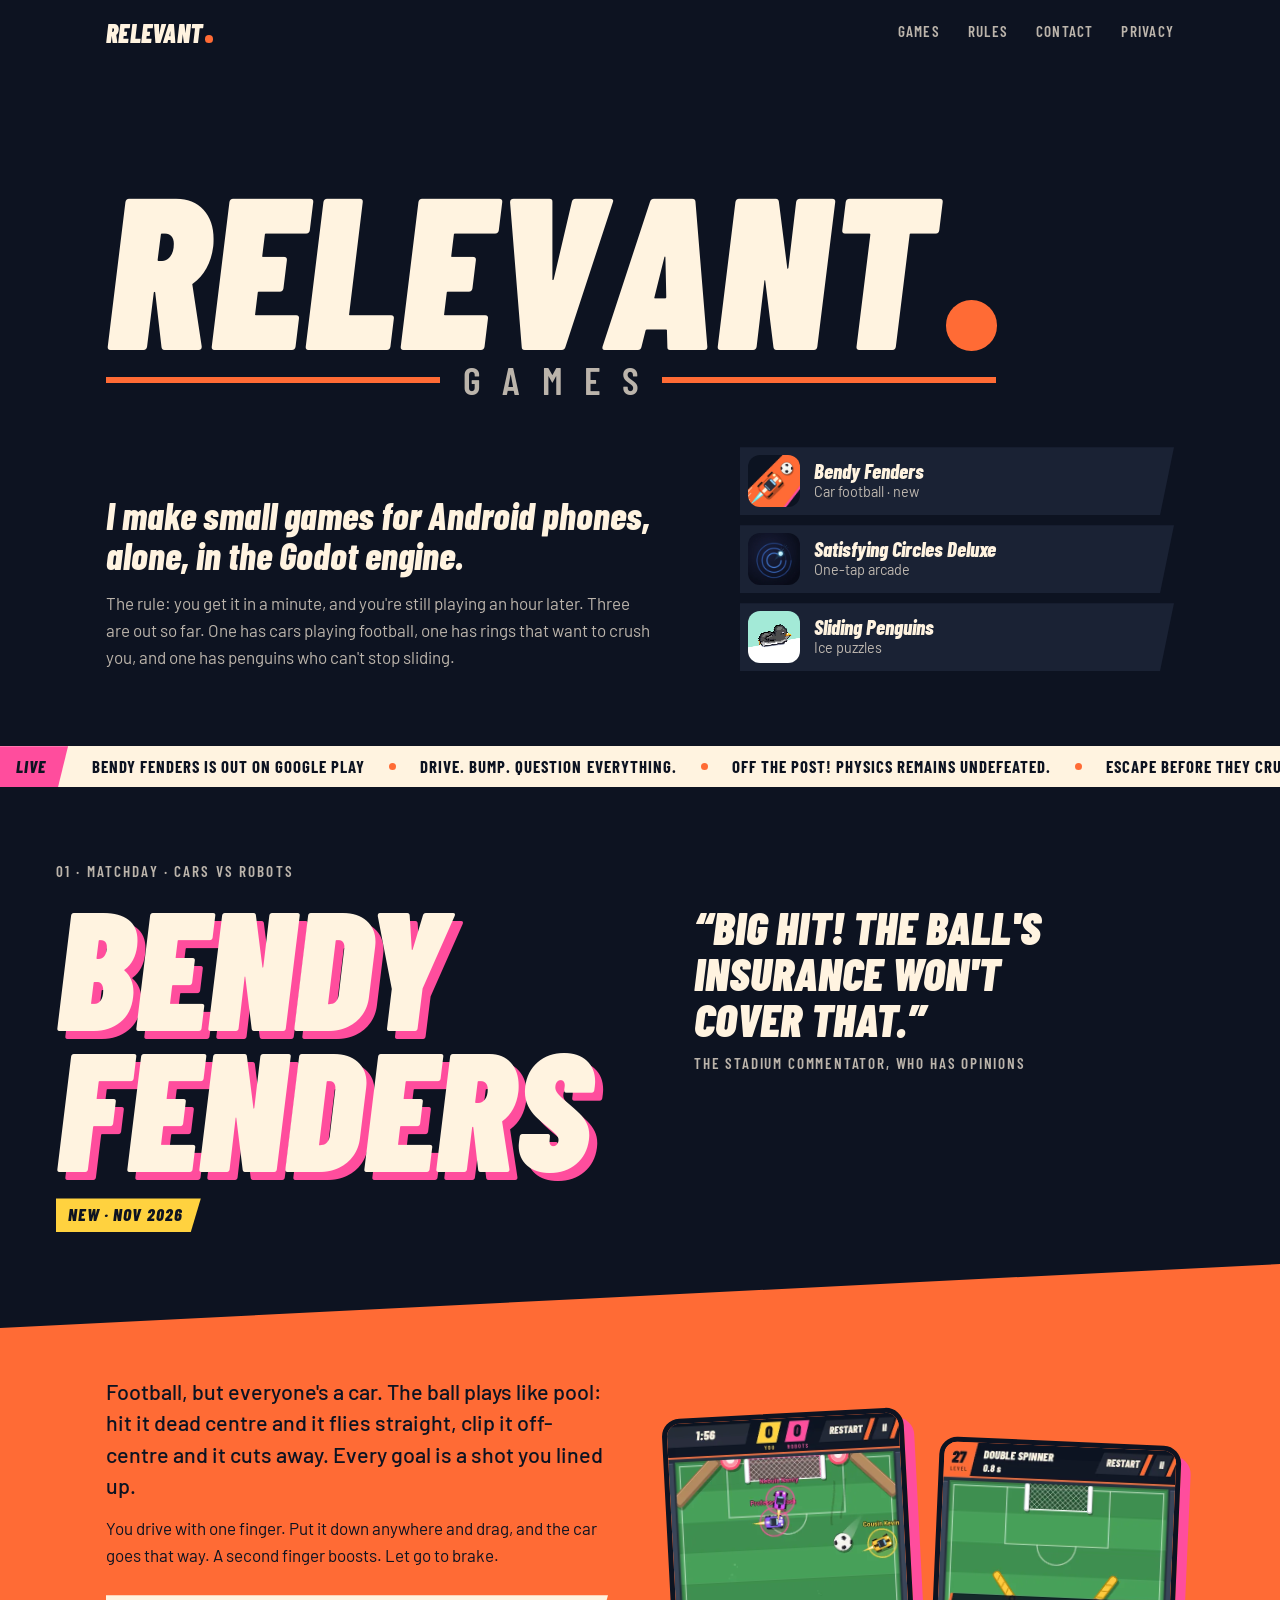
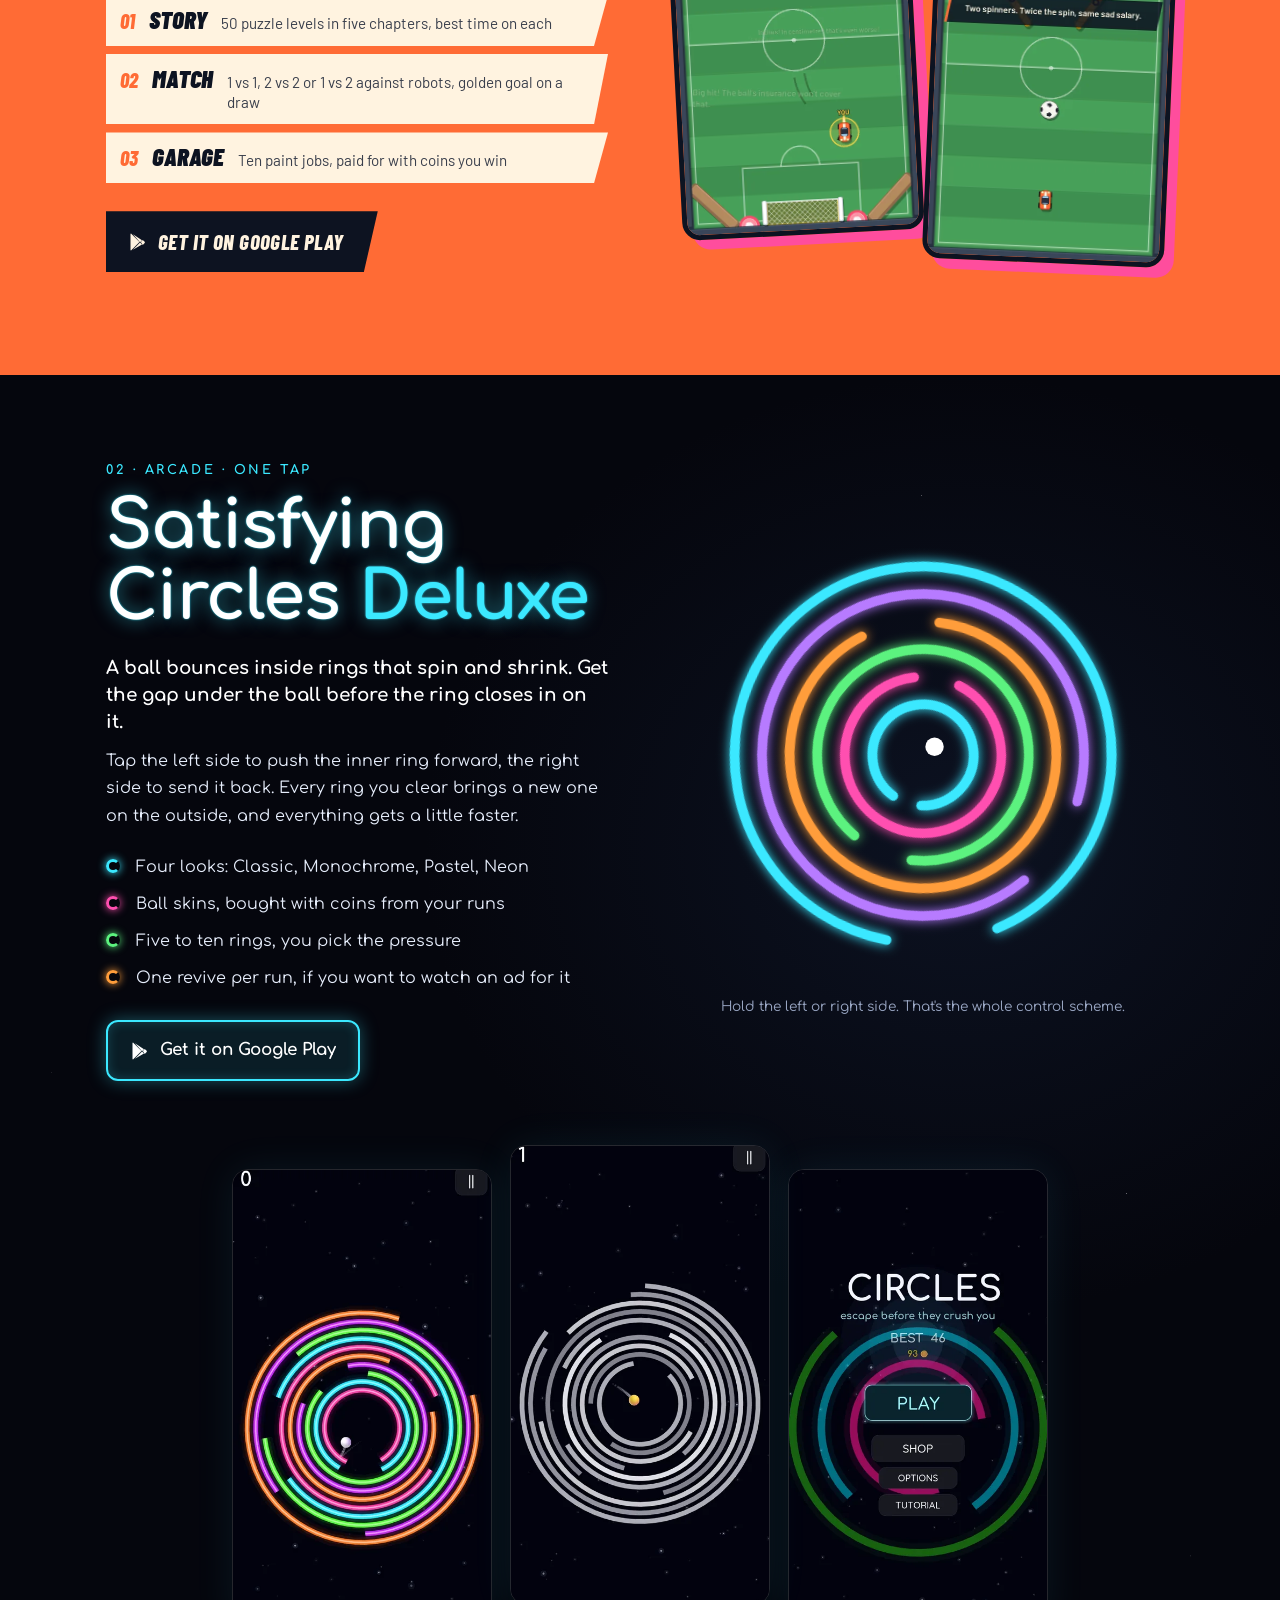
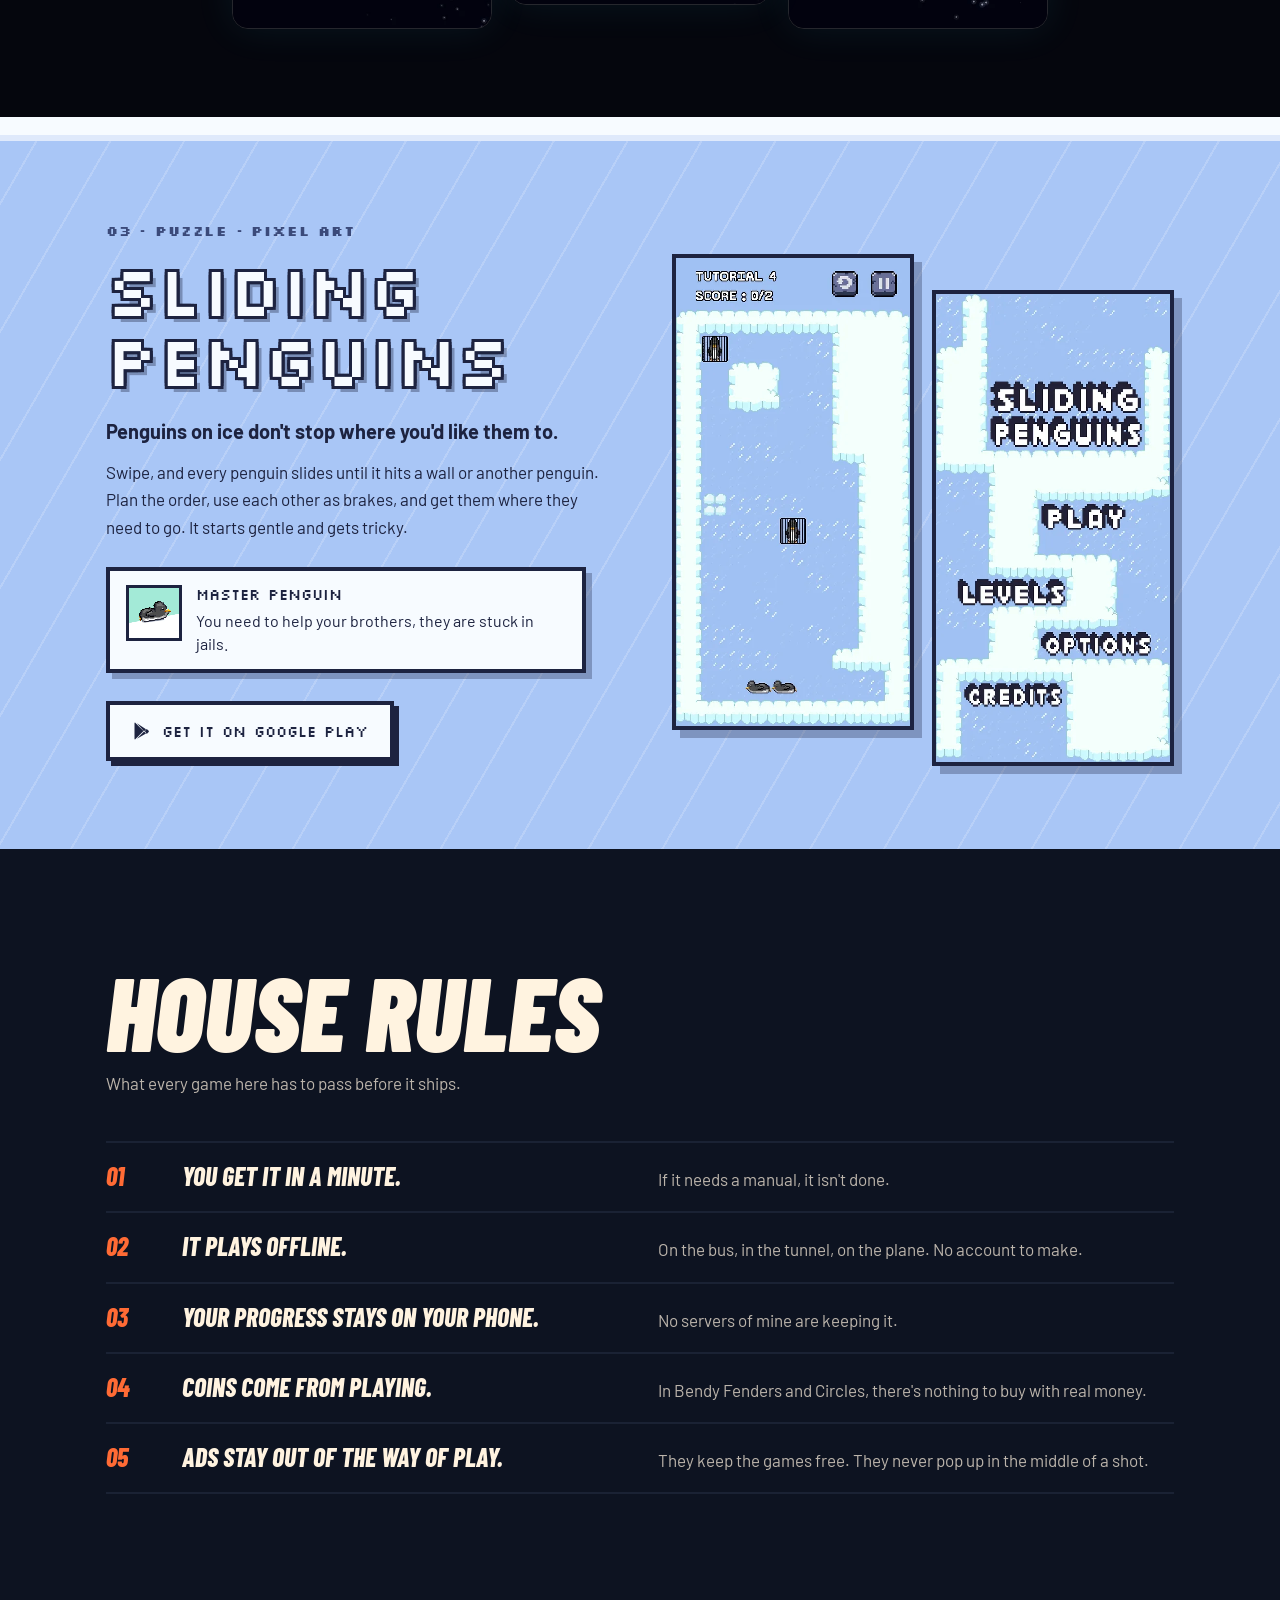
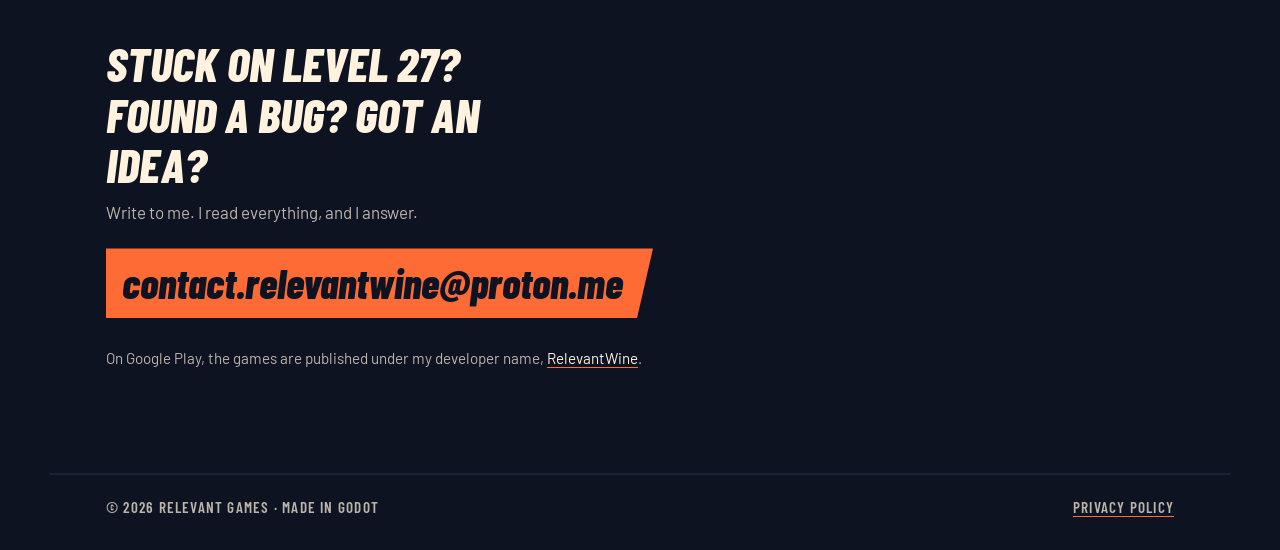
<file: index.html>
<!DOCTYPE html>
<html lang="en">
<head>
    <meta charset="UTF-8">
    <meta name="viewport" content="width=device-width, initial-scale=1.0">
    <title>Relevant Games</title>
    <meta name="description" content="Small Android games made by one person in Godot: Bendy Fenders, Satisfying Circles Deluxe and Sliding Penguins.">
    <meta name="theme-color" content="#0d1321">
    <meta property="og:type" content="website">
    <meta property="og:url" content="https://relevantgames.fr/">
    <meta property="og:title" content="Relevant Games">
    <meta property="og:description" content="Small Android games made by one person in Godot. Football with cars, rings that crush you, penguins that won't stop sliding.">
    <meta property="og:image" content="https://relevantgames.fr/img/og.png">
    <meta name="twitter:card" content="summary_large_image">
    <link rel="icon" href="data:image/svg+xml,%3Csvg xmlns='http://www.w3.org/2000/svg' viewBox='0 0 32 32'%3E%3Crect width='32' height='32' rx='7' fill='%230d1321'/%3E%3Ccircle cx='16' cy='16' r='8' fill='%23ff6b35'/%3E%3C/svg%3E">
    <link rel="preconnect" href="https://fonts.googleapis.com">
    <link rel="preconnect" href="https://fonts.gstatic.com" crossorigin>
    <link href="https://fonts.googleapis.com/css2?family=Barlow:ital,wght@0,400;0,500;0,600;0,700;1,500&family=Barlow+Condensed:ital,wght@0,600;0,700;1,800;1,900&family=Comfortaa:wght@500;700&family=Silkscreen&display=swap" rel="stylesheet">
    <link rel="stylesheet" href="style.css">
</head>
<body class="home">
    <a class="skip" href="#games">Skip to the games</a>

    <header class="bar">
        <a href="/" class="bar-mark" aria-label="Relevant Games, home">RELEVANT<i></i></a>
        <nav class="bar-links" aria-label="Main">
            <a href="#games">Games</a>
            <a href="#rules">Rules</a>
            <a href="#contact">Contact</a>
            <a href="privacy-policy.html">Privacy</a>
        </nav>
    </header>

    <main>
        <section class="mast">
            <h1 class="logo" aria-label="Relevant Games">
                <span class="logo-word" aria-hidden="true"><span style="--i:7">R</span><span style="--i:6">E</span><span style="--i:5">L</span><span style="--i:4">E</span><span style="--i:3">V</span><span style="--i:2">A</span><span style="--i:1">N</span><span style="--i:0">T</span><b class="logo-ball"></b></span>
                <span class="logo-sub" aria-hidden="true"><span>Games</span></span>
            </h1>

            <div class="mast-text">
                <p class="mast-lede">I make small games for Android phones, alone, in the Godot engine.</p>
                <p>The rule: you get it in a minute, and you're still playing an hour later. Three are out so far. One has cars playing football, one has rings that want to crush you, and one has penguins who can't stop sliding.</p>
            </div>

            <ol class="shelf" aria-label="The games">
                <li><a href="#bendy-fenders"><img src="img/icon-bendy.webp" alt="" width="64" height="64"><span><b>Bendy Fenders</b>Car football · new</span></a></li>
                <li><a href="#satisfying-circles"><img src="img/icon-circles.webp" alt="" width="64" height="64"><span><b>Satisfying Circles Deluxe</b>One-tap arcade</span></a></li>
                <li><a href="#sliding-penguins"><img src="img/icon-penguins.webp" alt="" width="64" height="64" class="pixel"><span><b>Sliding Penguins</b>Ice puzzles</span></a></li>
            </ol>
        </section>

        <div class="ticker" aria-hidden="true">
            <span class="ticker-tag">Live</span>
            <div class="ticker-track">
                <p>Bendy Fenders is out on Google Play <i></i> Drive. Bump. Question everything. <i></i> Off the post! Physics remains undefeated. <i></i> Escape before they crush you <i></i> The penguins are still stuck in jail <i></i> Two spinners. Twice the spin, same sad salary. <i></i></p>
                <p>Bendy Fenders is out on Google Play <i></i> Drive. Bump. Question everything. <i></i> Off the post! Physics remains undefeated. <i></i> Escape before they crush you <i></i> The penguins are still stuck in jail <i></i> Two spinners. Twice the spin, same sad salary. <i></i></p>
            </div>
        </div>

        <div id="games">

        <!-- ============ BENDY FENDERS ============ -->
        <section id="bendy-fenders" class="game bendy" aria-labelledby="bendy-title">
            <div class="bendy-slab">
                <div class="bendy-slab-inner">
                    <p class="kicker">01 &middot; Matchday &middot; Cars vs robots</p>
                    <h2 id="bendy-title" class="bendy-title">Bendy<br>Fenders</h2>
                    <p class="bendy-new">New &middot; Nov 2026</p>
                </div>
            </div>

            <div class="game-body">
                <div class="game-copy">
                    <p class="pitch">Football, but everyone's a car. The ball plays like pool: hit it dead centre and it flies straight, clip it off-centre and it cuts away. Every goal is a shot you lined up.</p>
                    <p>You drive with one finger. Put it down anywhere and drag, and the car goes that way. A second finger boosts. Let go to brake.</p>

                    <ul class="league">
                        <li><span class="league-n">01</span><b>Story</b><span>50 puzzle levels in five chapters, best time on each</span></li>
                        <li><span class="league-n">02</span><b>Match</b><span>1&nbsp;vs&nbsp;1, 2&nbsp;vs&nbsp;2 or 1&nbsp;vs&nbsp;2 against robots, golden goal on a draw</span></li>
                        <li><span class="league-n">03</span><b>Garage</b><span>Ten paint jobs, paid for with coins you win</span></li>
                    </ul>

                    <a class="play-btn bendy-btn" href="https://play.google.com/store/apps/details?id=com.relevantwine.bendyfenders" target="_blank" rel="noopener">
                        <svg viewBox="0 0 24 24" aria-hidden="true"><path d="M3.609 1.814L13.792 12 3.61 22.186a.996.996 0 0 1-.61-.92V2.734a1 1 0 0 1 .609-.92zm10.89 10.893l2.302 2.302-10.937 6.333 8.635-8.635zm3.199-3.199l2.302 2.302a1 1 0 0 1 0 1.38l-2.302 2.302L15.396 12l2.302-2.492zM5.864 2.658L16.8 9.99l-2.302 2.302L5.864 2.658z"/></svg>
                        <span>Get it on Google Play</span>
                    </a>
                </div>

                <div class="shots bendy-shots">
                    <figure><img src="img/bendy-match.webp" alt="A 2 vs 2 match: the player's orange car and a yellow partner against two purple robot cars on a green pitch" width="480" height="853" loading="lazy"></figure>
                    <figure><img src="img/bendy-level27.webp" alt="Level 27, Double Spinner, with the hint: Two spinners. Twice the spin, same sad salary." width="480" height="853" loading="lazy"></figure>
                </div>
            </div>

            <blockquote class="commentary">
                <p>&ldquo;Big hit! The ball's insurance won't cover that.&rdquo;</p>
                <cite>The stadium commentator, who has opinions</cite>
            </blockquote>
        </section>

        <!-- ============ SATISFYING CIRCLES DELUXE ============ -->
        <section id="satisfying-circles" class="game circles" aria-labelledby="circles-title">
            <div class="game-body">
                <div class="game-copy">
                    <p class="kicker">02 &middot; Arcade &middot; One tap</p>
                    <h2 id="circles-title" class="circles-title">Satisfying Circles <span>Deluxe</span></h2>
                    <p class="pitch">A ball bounces inside rings that spin and shrink. Get the gap under the ball before the ring closes in on it.</p>
                    <p>Tap the left side to push the inner ring forward, the right side to send it back. Every ring you clear brings a new one on the outside, and everything gets a little faster.</p>

                    <ul class="glow-list">
                        <li>Four looks: Classic, Monochrome, Pastel, Neon</li>
                        <li>Ball skins, bought with coins from your runs</li>
                        <li>Five to ten rings, you pick the pressure</li>
                        <li>One revive per run, if you want to watch an ad for it</li>
                    </ul>

                    <a class="play-btn circles-btn" href="https://play.google.com/store/apps/details?id=com.relevantwine.satisfyingcirclesdeluxe" target="_blank" rel="noopener">
                        <svg viewBox="0 0 24 24" aria-hidden="true"><path d="M3.609 1.814L13.792 12 3.61 22.186a.996.996 0 0 1-.61-.92V2.734a1 1 0 0 1 .609-.92zm10.89 10.893l2.302 2.302-10.937 6.333 8.635-8.635zm3.199-3.199l2.302 2.302a1 1 0 0 1 0 1.38l-2.302 2.302L15.396 12l2.302-2.492zM5.864 2.658L16.8 9.99l-2.302 2.302L5.864 2.658z"/></svg>
                        <span>Get it on Google Play</span>
                    </a>
                </div>

                <figure class="toy">
                    <div class="toy-stage">
                        <svg class="toy-svg" viewBox="-100 -100 200 200" role="img" aria-label="Spinning rings, each with a gap, around a small ball">
                            <g id="toy-rings"></g>
                            <circle id="toy-ball" r="4" cx="0" cy="0" fill="#fff"/>
                        </svg>
                        <button type="button" class="toy-half toy-left" data-dir="1" aria-label="Hold to spin the inner ring forward"></button>
                        <button type="button" class="toy-half toy-right" data-dir="-1" aria-label="Hold to spin the inner ring backward"></button>
                    </div>
                    <figcaption>Hold the left or right side. That's the whole control scheme.</figcaption>
                </figure>
            </div>

            <div class="shots circles-shots">
                <figure><img src="img/circles-neon.webp" alt="Neon style: five glowing rings in orange, pink, green and cyan around the ball" width="480" height="853" loading="lazy"></figure>
                <figure><img src="img/circles-mono.webp" alt="Monochrome style: grey rings with a small gold ball" width="480" height="853" loading="lazy"></figure>
                <figure><img src="img/circles-menu.webp" alt="Title screen: CIRCLES, escape before they crush you, best score 46" width="480" height="853" loading="lazy"></figure>
            </div>
        </section>

        <!-- ============ SLIDING PENGUINS ============ -->
        <section id="sliding-penguins" class="game penguins" aria-labelledby="penguins-title">
            <div class="game-body">
                <div class="game-copy">
                    <p class="kicker">03 &middot; Puzzle &middot; Pixel art</p>
                    <h2 id="penguins-title" class="penguins-title">Sliding Penguins</h2>
                    <p class="pitch">Penguins on ice don't stop where you'd like them to.</p>
                    <p>Swipe, and every penguin slides until it hits a wall or another penguin. Plan the order, use each other as brakes, and get them where they need to go. It starts gentle and gets tricky.</p>

                    <div class="dialog">
                        <img src="img/icon-penguins.webp" alt="" width="56" height="56" class="pixel">
                        <div>
                            <b>Master Penguin</b>
                            <p>You need to help your brothers, they are stuck in jails.</p>
                        </div>
                    </div>

                    <a class="play-btn penguins-btn" href="https://play.google.com/store/apps/details?id=org.relevantwine.slidingpenguins" target="_blank" rel="noopener">
                        <svg viewBox="0 0 24 24" aria-hidden="true"><path d="M3.609 1.814L13.792 12 3.61 22.186a.996.996 0 0 1-.61-.92V2.734a1 1 0 0 1 .609-.92zm10.89 10.893l2.302 2.302-10.937 6.333 8.635-8.635zm3.199-3.199l2.302 2.302a1 1 0 0 1 0 1.38l-2.302 2.302L15.396 12l2.302-2.492zM5.864 2.658L16.8 9.99l-2.302 2.302L5.864 2.658z"/></svg>
                        <span>Get it on Google Play</span>
                    </a>
                </div>

                <div class="shots penguins-shots">
                    <figure><img src="img/penguins-sliding.webp" alt="Tutorial 4: two penguins at the bottom of an icy level, a jailed penguin above" width="480" height="960" loading="lazy"></figure>
                    <figure><img src="img/penguins-menu.webp" alt="Title screen in pixel letters: Sliding Penguins, Play, Levels, Options, Credits" width="480" height="960" loading="lazy"></figure>
                </div>
            </div>
        </section>

        </div>

        <!-- ============ RULES ============ -->
        <section id="rules" class="rules" aria-labelledby="rules-title">
            <h2 id="rules-title">House rules</h2>
            <p class="rules-intro">What every game here has to pass before it ships.</p>
            <ol>
                <li><b>You get it in a minute.</b> If it needs a manual, it isn't done.</li>
                <li><b>It plays offline.</b> On the bus, in the tunnel, on the plane. No account to make.</li>
                <li><b>Your progress stays on your phone.</b> No servers of mine are keeping it.</li>
                <li><b>Coins come from playing.</b> In Bendy Fenders and Circles, there's nothing to buy with real money.</li>
                <li><b>Ads stay out of the way of play.</b> They keep the games free. They never pop up in the middle of a shot.</li>
            </ol>
        </section>

        <!-- ============ CONTACT ============ -->
        <section id="contact" class="contact" aria-labelledby="contact-title">
            <h2 id="contact-title">Stuck on level 27? Found a bug? Got an idea?</h2>
            <p>Write to me. I read everything, and I answer.</p>
            <a class="contact-mail" href="mailto:contact.relevantwine@proton.me">contact.relevantwine@proton.me</a>
            <p class="contact-note">On Google Play, the games are published under my developer name, <a href="https://play.google.com/store/apps/dev?id=6706162466563044936" target="_blank" rel="noopener">RelevantWine</a>.</p>
        </section>
    </main>

    <footer class="foot">
        <p>&copy; 2026 Relevant Games &middot; Made in Godot</p>
        <a href="privacy-policy.html">Privacy policy</a>
    </footer>

    <script src="circles.js" defer></script>
</body>
</html>
</file>
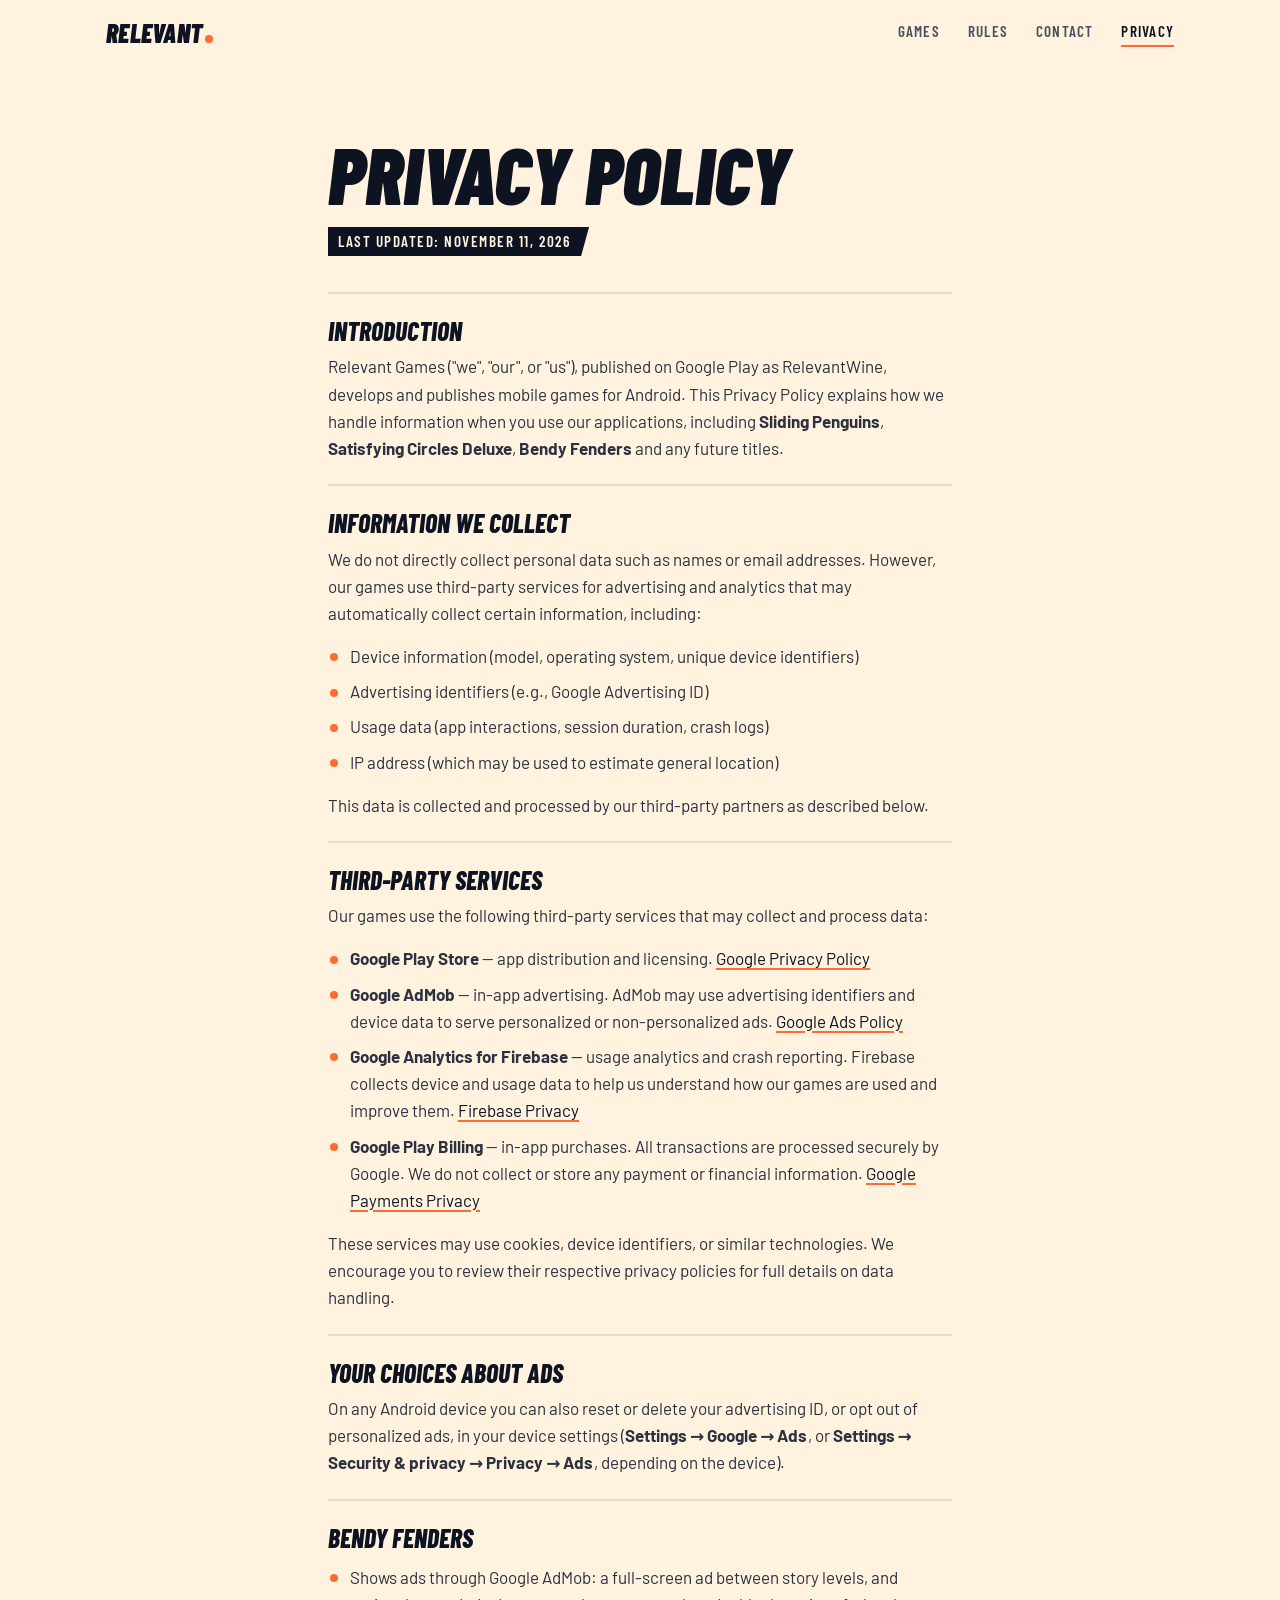
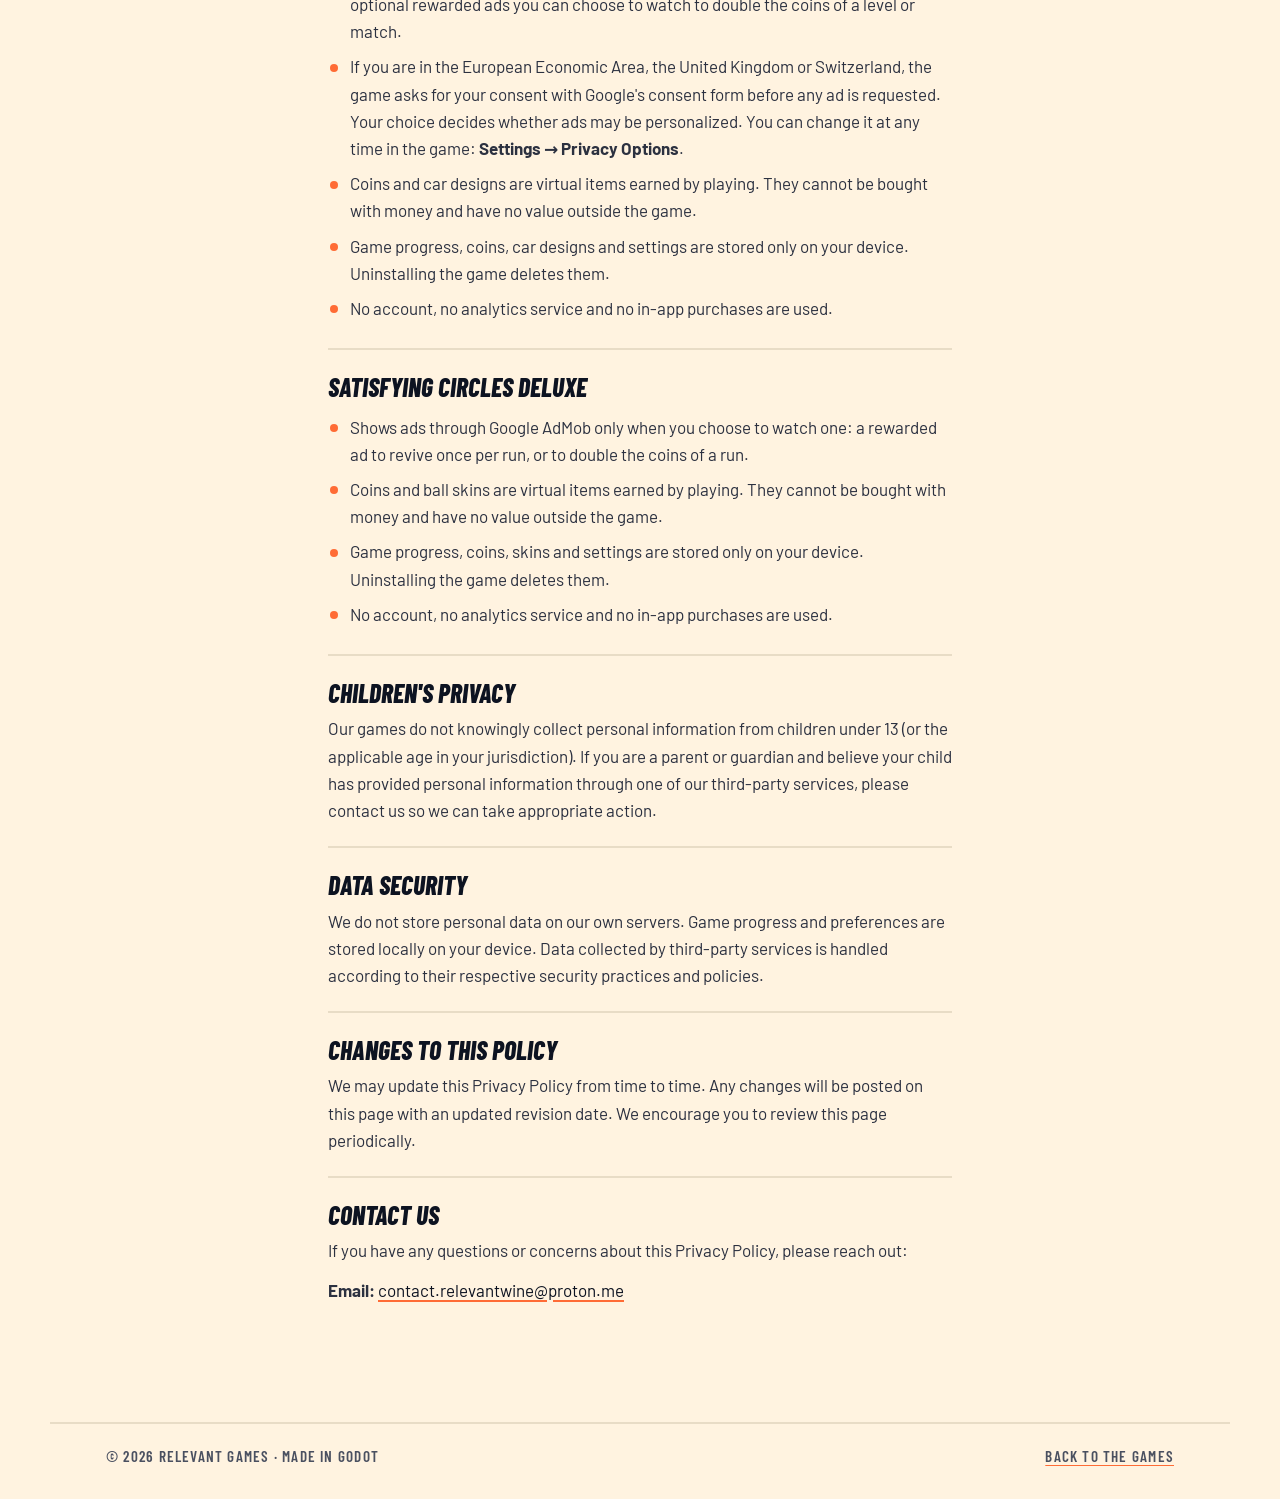
<file: privacy-policy.html>
<!DOCTYPE html>
<html lang="en">
<head>
    <meta charset="UTF-8">
    <meta name="viewport" content="width=device-width, initial-scale=1.0">
    <title>Privacy Policy · Relevant Games</title>
    <meta name="description" content="Privacy policy for Sliding Penguins, Satisfying Circles Deluxe, Bendy Fenders and the other games by Relevant Games (RelevantWine on Google Play).">
    <meta name="theme-color" content="#fff3e0">
    <link rel="icon" href="data:image/svg+xml,%3Csvg xmlns='http://www.w3.org/2000/svg' viewBox='0 0 32 32'%3E%3Crect width='32' height='32' rx='7' fill='%230d1321'/%3E%3Ccircle cx='16' cy='16' r='8' fill='%23ff6b35'/%3E%3C/svg%3E">
    <link rel="preconnect" href="https://fonts.googleapis.com">
    <link rel="preconnect" href="https://fonts.gstatic.com" crossorigin>
    <link href="https://fonts.googleapis.com/css2?family=Barlow:wght@400;500;600;700&family=Barlow+Condensed:ital,wght@0,600;1,800;1,900&display=swap" rel="stylesheet">
    <link rel="stylesheet" href="style.css">
</head>
<body class="paper">
    <header class="bar">
        <a href="/" class="bar-mark" aria-label="Relevant Games, home">RELEVANT<i></i></a>
        <nav class="bar-links" aria-label="Main">
            <a href="/#games">Games</a>
            <a href="/#rules">Rules</a>
            <a href="/#contact">Contact</a>
            <a href="privacy-policy.html" aria-current="page">Privacy</a>
        </nav>
    </header>

    <main class="policy">
        <h1>Privacy Policy</h1>
        <p class="last-updated">Last updated: November 11, 2026</p>

        <section>
            <h2>Introduction</h2>
            <p>Relevant Games ("we", "our", or "us"), published on Google Play as RelevantWine, develops and publishes mobile games for Android. This Privacy Policy explains how we handle information when you use our applications, including <strong>Sliding Penguins</strong>, <strong>Satisfying Circles Deluxe</strong>, <strong>Bendy Fenders</strong> and any future titles.</p>
        </section>

        <section>
            <h2>Information We Collect</h2>
            <p>We do not directly collect personal data such as names or email addresses. However, our games use third-party services for advertising and analytics that may automatically collect certain information, including:</p>
            <ul>
                <li>Device information (model, operating system, unique device identifiers)</li>
                <li>Advertising identifiers (e.g., Google Advertising ID)</li>
                <li>Usage data (app interactions, session duration, crash logs)</li>
                <li>IP address (which may be used to estimate general location)</li>
            </ul>
            <p>This data is collected and processed by our third-party partners as described below.</p>
        </section>

        <section>
            <h2>Third-Party Services</h2>
            <p>Our games use the following third-party services that may collect and process data:</p>
            <ul>
                <li><strong>Google Play Store</strong> — app distribution and licensing. <a href="https://policies.google.com/privacy" target="_blank" rel="noopener">Google Privacy Policy</a></li>
                <li><strong>Google AdMob</strong> — in-app advertising. AdMob may use advertising identifiers and device data to serve personalized or non-personalized ads. <a href="https://policies.google.com/technologies/ads" target="_blank" rel="noopener">Google Ads Policy</a></li>
                <li><strong>Google Analytics for Firebase</strong> — usage analytics and crash reporting. Firebase collects device and usage data to help us understand how our games are used and improve them. <a href="https://firebase.google.com/support/privacy" target="_blank" rel="noopener">Firebase Privacy</a></li>
                <li><strong>Google Play Billing</strong> — in-app purchases. All transactions are processed securely by Google. We do not collect or store any payment or financial information. <a href="https://payments.google.com/payments/apis-secure/get_legal_document?ldo=0&ldt=privacynotice" target="_blank" rel="noopener">Google Payments Privacy</a></li>
            </ul>
            <p>These services may use cookies, device identifiers, or similar technologies. We encourage you to review their respective privacy policies for full details on data handling.</p>
        </section>

        <section>
            <h2>Your Choices About Ads</h2>
            <p>On any Android device you can also reset or delete your advertising ID, or opt out of personalized ads, in your device settings (<strong>Settings &rarr; Google &rarr; Ads</strong>, or <strong>Settings &rarr; Security &amp; privacy &rarr; Privacy &rarr; Ads</strong>, depending on the device).</p>
        </section>

        <section>
            <h2>Bendy Fenders</h2>
            <ul>
                <li>Shows ads through Google AdMob: a full-screen ad between story levels, and optional rewarded ads you can choose to watch to double the coins of a level or match.</li>
                <li>If you are in the European Economic Area, the United Kingdom or Switzerland, the game asks for your consent with Google's consent form before any ad is requested. Your choice decides whether ads may be personalized. You can change it at any time in the game: <strong>Settings &rarr; Privacy Options</strong>.</li>
                <li>Coins and car designs are virtual items earned by playing. They cannot be bought with money and have no value outside the game.</li>
                <li>Game progress, coins, car designs and settings are stored only on your device. Uninstalling the game deletes them.</li>
                <li>No account, no analytics service and no in-app purchases are used.</li>
            </ul>
        </section>

        <section>
            <h2>Satisfying Circles Deluxe</h2>
            <ul>
                <li>Shows ads through Google AdMob only when you choose to watch one: a rewarded ad to revive once per run, or to double the coins of a run.</li>
                <li>Coins and ball skins are virtual items earned by playing. They cannot be bought with money and have no value outside the game.</li>
                <li>Game progress, coins, skins and settings are stored only on your device. Uninstalling the game deletes them.</li>
                <li>No account, no analytics service and no in-app purchases are used.</li>
            </ul>
        </section>

        <section>
            <h2>Children's Privacy</h2>
            <p>Our games do not knowingly collect personal information from children under 13 (or the applicable age in your jurisdiction). If you are a parent or guardian and believe your child has provided personal information through one of our third-party services, please contact us so we can take appropriate action.</p>
        </section>

        <section>
            <h2>Data Security</h2>
            <p>We do not store personal data on our own servers. Game progress and preferences are stored locally on your device. Data collected by third-party services is handled according to their respective security practices and policies.</p>
        </section>

        <section>
            <h2>Changes to This Policy</h2>
            <p>We may update this Privacy Policy from time to time. Any changes will be posted on this page with an updated revision date. We encourage you to review this page periodically.</p>
        </section>

        <section>
            <h2>Contact Us</h2>
            <p>If you have any questions or concerns about this Privacy Policy, please reach out:</p>
            <p><strong>Email:</strong> <a href="mailto:contact.relevantwine@proton.me">contact.relevantwine@proton.me</a></p>
        </section>
    </main>

    <footer class="foot">
        <p>&copy; 2026 Relevant Games &middot; Made in Godot</p>
        <a href="/">Back to the games</a>
    </footer>
</body>
</html>
</file>
<file: style.css>
/* Relevant Games
   Palette and type come from the studio logo (the same values the games use):
   ink #0d1321, cream #fff3e0, orange #ff6b35, pink #ff4d9d, gold #ffd23f,
   Barlow + Barlow Condensed Black Italic. Each game section then switches to its own look. */

*, *::before, *::after { box-sizing: border-box; margin: 0; padding: 0; }

:root {
    --ink: #0d1321;
    --ink-soft: #1a2234;
    --cream: #fff3e0;
    --cream-soft: rgba(255, 243, 224, 0.72);
    --orange: #ff6b35;
    --pink: #ff4d9d;
    --gold: #ffd23f;
    --cond: 'Barlow Condensed', 'Arial Narrow', sans-serif;
    --body: 'Barlow', system-ui, sans-serif;
    --gutter: clamp(16px, 5vw, 56px);
    --max: 1180px;
}

html { scroll-behavior: smooth; -webkit-text-size-adjust: 100%; }

body {
    font-family: var(--body);
    font-size: 1.0625rem;
    line-height: 1.6;
    background: var(--ink);
    color: var(--cream);
    overflow-x: hidden;
}

img { display: block; max-width: 100%; height: auto; }
.pixel { image-rendering: pixelated; }

a { color: inherit; }

:focus-visible { outline: 3px solid var(--gold); outline-offset: 3px; }

.skip {
    position: absolute; left: 8px; top: -60px; z-index: 10;
    background: var(--gold); color: var(--ink); padding: 8px 12px; font-weight: 700;
}
.skip:focus { top: 8px; }

/* ---------- top bar ---------- */
.bar {
    display: flex; align-items: center; justify-content: space-between; gap: 16px;
    max-width: var(--max); margin: 0 auto;
    padding: 18px var(--gutter);
}
.bar-mark {
    font: italic 900 1.6rem/1 var(--cond);
    color: var(--cream); text-decoration: none; letter-spacing: 0.01em;
    display: inline-flex; align-items: baseline; gap: 3px;
}
.bar-mark i {
    width: 0.3em; height: 0.3em; border-radius: 50%;
    background: var(--orange); display: inline-block;
}
.bar-links { display: flex; gap: clamp(12px, 3vw, 28px); }
.bar-links a {
    font: 600 0.95rem/1 var(--cond);
    text-transform: uppercase; letter-spacing: 0.08em;
    color: var(--cream-soft); text-decoration: none;
    padding: 6px 0; border-bottom: 2px solid transparent;
}
.bar-links a:hover, .bar-links a[aria-current] { color: var(--cream); border-color: var(--orange); }
@media (max-width: 420px) {
    .bar { gap: 10px; }
    .bar-mark { font-size: 1.35rem; }
    .bar-links { gap: 10px; }
    .bar-links a { font-size: 0.85rem; letter-spacing: 0.04em; }
}

/* ---------- masthead ---------- */
.mast {
    max-width: var(--max); margin: 0 auto;
    padding: clamp(40px, 9vw, 110px) var(--gutter) clamp(36px, 6vw, 72px);
    display: grid; gap: clamp(28px, 4vw, 48px);
    grid-template-columns: minmax(0, 1fr);
}

/* The logo, built like the in-game splash: the orange ball drops in as the full stop,
   the letters jump as the impact passes through them. */
.logo {
    display: inline-flex; flex-direction: column; align-items: stretch;
    justify-self: start;
    font: italic 900 clamp(4.2rem, 21vw, 13.5rem)/0.82 var(--cond);
    letter-spacing: 0.005em;
}
.logo-word { display: inline-flex; align-items: baseline; white-space: nowrap; }
.logo-word span {
    display: inline-block;
    animation: letter-jump 0.62s ease-out both;
    animation-delay: calc(0.62s + var(--i) * 0.03s);
}
.logo-ball {
    position: relative; display: inline-block;
    width: 0.234em; height: 0.234em; margin-left: 0.055em;
    border-radius: 50%; background: var(--orange);
    transform-origin: 50% 100%;
    animation: ball-drop 0.9s linear 0.2s both;
}
.logo-ball::after { /* impact ring */
    content: ''; position: absolute; left: 50%; bottom: 0;
    width: 0.234em; height: 0.234em; margin-left: -0.117em; margin-bottom: -0.117em;
    border: 0.03em solid var(--orange); border-radius: 50%;
    opacity: 0; transform: scale(1, 0.35);
    animation: ring 0.36s ease-out 0.58s backwards;
}
.logo-sub {
    display: flex; align-items: center; gap: 0.6em;
    margin-top: 0.22em;
    font: 600 clamp(0.95rem, 3.6vw, 2.4rem)/1 var(--cond);
    font-style: normal; text-transform: uppercase;
    letter-spacing: 0.55em; color: var(--cream-soft);
}
.logo-sub span { margin-right: -0.55em; } /* drops the trailing letter-spacing so the rules sit evenly */
.logo-sub::before, .logo-sub::after {
    content: ''; flex: 1; height: 0.14em; min-height: 3px; background: var(--orange);
}

@keyframes ball-drop {
    0%   { transform: translateY(-120vh) scale(0.9, 1.15); animation-timing-function: cubic-bezier(.55, 0, 1, .45); }
    42%  { transform: translateY(0) scale(1.35, 0.6); animation-timing-function: ease-out; }
    47%  { transform: translateY(-0.2em) scale(1, 1); animation-timing-function: ease-out; }
    61%  { transform: translateY(-0.48em); animation-timing-function: ease-in; }
    79%  { transform: translateY(0) scale(1.15, 0.85); animation-timing-function: ease-out; }
    89%  { transform: translateY(-0.11em) scale(1, 1); animation-timing-function: ease-in; }
    100% { transform: translateY(0); }
}
@keyframes letter-jump {
    0%   { transform: translateY(0); }
    18%  { transform: translateY(-0.156em); }
    38%  { transform: translateY(0); }
    66%  { transform: translateY(-0.055em); }
    82%, 100% { transform: translateY(0); }
}
@keyframes ring {
    0%   { opacity: 0.8; transform: scale(1, 0.35); }
    100% { opacity: 0; transform: scale(4.6, 1.6); }
}

.mast-text { max-width: 34rem; color: var(--cream-soft); }
.mast-text p + p { margin-top: 0.8em; }
.mast-lede {
    font: italic 800 clamp(1.6rem, 4.4vw, 2.35rem)/1.08 var(--cond);
    color: var(--cream);
}

.shelf { list-style: none; display: grid; gap: 10px; }
.shelf a {
    display: flex; align-items: center; gap: 14px;
    text-decoration: none; padding: 8px 14px 8px 8px;
    background: var(--ink-soft);
    clip-path: polygon(0 0, 100% 0, calc(100% - 14px) 100%, 0 100%);
    transition: background 0.15s, transform 0.15s;
}
.shelf a:hover { background: #253049; transform: translateX(4px); }
.shelf img { width: 52px; height: 52px; border-radius: 12px; flex: none; }
.shelf span { display: flex; flex-direction: column; font-size: 0.9rem; color: var(--cream-soft); line-height: 1.3; }
.shelf b { font: italic 800 1.3rem/1.1 var(--cond); color: var(--cream); }

@media (min-width: 900px) {
    .mast { grid-template-columns: 1.35fr 1fr; align-items: end; }
    .logo { grid-column: 1 / -1; }
    .mast-text { grid-column: 1; }
    .shelf { grid-column: 2; }
}

/* ---------- ticker (the "LIVE" strip from Bendy Fenders' title screen) ---------- */
.ticker {
    display: flex; align-items: stretch; overflow: hidden;
    background: var(--cream); color: var(--ink);
    font: 700 1.05rem/1 var(--cond); text-transform: uppercase; letter-spacing: 0.06em;
    border-block: 3px solid var(--ink);
}
.ticker-tag {
    flex: none; position: relative; z-index: 1;
    background: var(--pink); color: var(--ink);
    padding: 12px 22px 12px 16px;
    font-style: italic; font-weight: 800;
    clip-path: polygon(0 0, 100% 0, calc(100% - 10px) 100%, 0 100%);
}
.ticker-track { display: flex; width: max-content; animation: ticker 48s linear infinite; }
.ticker-track p { padding: 12px 0 12px 24px; white-space: nowrap; display: flex; align-items: center; gap: 24px; }
.ticker-track i { width: 7px; height: 7px; background: var(--orange); border-radius: 50%; display: inline-block; }
@keyframes ticker { to { transform: translateX(-50%); } }

/* ---------- shared game pieces ---------- */
.game { position: relative; overflow: hidden; }
.game-body {
    max-width: var(--max); margin: 0 auto;
    padding: clamp(40px, 7vw, 88px) var(--gutter);
    display: grid; gap: clamp(32px, 5vw, 64px);
    grid-template-columns: minmax(0, 1fr);
}
@media (min-width: 900px) {
    .game-body { grid-template-columns: minmax(0, 1fr) minmax(0, 1fr); align-items: center; }
}
.game-copy > p + p { margin-top: 0.8em; }
.kicker {
    font: 600 0.95rem/1.2 var(--cond); text-transform: uppercase; letter-spacing: 0.14em;
    margin-bottom: 14px;
}
.pitch { font-size: 1.25rem; line-height: 1.45; font-weight: 500; }

.shots { display: flex; gap: clamp(10px, 2vw, 18px); justify-content: center; }
.shots figure { flex: 1 1 0; max-width: 260px; min-width: 0; }
.shots img { width: 100%; }

.play-btn {
    display: inline-flex; align-items: center; gap: 10px;
    margin-top: 28px; padding: 14px 22px;
    text-decoration: none; font-weight: 700; font-size: 1.05rem;
    transition: transform 0.15s, filter 0.15s;
}
.play-btn svg { width: 20px; height: 20px; fill: currentColor; flex: none; }
.play-btn:hover { transform: translateY(-2px); }

/* ---------- Bendy Fenders: matchday TV graphics ---------- */
.bendy { background: var(--orange); color: var(--ink); }
.bendy-slab {
    position: relative;
    background: var(--ink); color: var(--cream);
    padding: clamp(40px, 6vw, 72px) var(--gutter) clamp(56px, 8vw, 96px);
    clip-path: polygon(0 0, 100% 0, 100% calc(100% - clamp(28px, 5vw, 64px)), 0 100%);
}
.bendy-slab-inner { max-width: var(--max); margin: 0 auto; }
.bendy .kicker { color: var(--cream-soft); }
.bendy-title {
    font: italic 900 clamp(4rem, 15vw, 10.5rem)/0.84 var(--cond);
    text-transform: uppercase; color: var(--cream);
    text-shadow: 0.045em 0.045em 0 var(--pink);
}
.bendy-new {
    display: block; width: fit-content; margin: 22px 0 0;
    background: var(--gold); color: var(--ink);
    font: italic 800 1.1rem/1 var(--cond); text-transform: uppercase; letter-spacing: 0.06em;
    padding: 8px 18px 8px 12px;
    clip-path: polygon(0 0, 100% 0, calc(100% - 10px) 100%, 0 100%);
}
.bendy .game-body { padding-top: clamp(24px, 4vw, 48px); }
.bendy .pitch { font-size: 1.35rem; }

.league { list-style: none; margin-top: 26px; display: grid; gap: 8px; }
.league li {
    display: grid; grid-template-columns: auto auto 1fr; align-items: baseline; gap: 4px 14px;
    background: var(--cream); padding: 12px 22px 12px 14px;
    clip-path: polygon(0 0, 100% 0, calc(100% - 14px) 100%, 0 100%);
    line-height: 1.3;
}
.league-n { font: italic 800 1.3rem/1 var(--cond); color: var(--orange); }
.league b { font: italic 900 1.55rem/1 var(--cond); text-transform: uppercase; }
.league li > span:last-child { font-size: 0.95rem; color: #3a3f4c; }
@media (max-width: 520px) {
    .league li { grid-template-columns: auto 1fr; }
    .league li > span:last-child { grid-column: 2; }
}

.bendy-btn {
    background: var(--ink); color: var(--cream);
    clip-path: polygon(0 0, 100% 0, calc(100% - 14px) 100%, 0 100%);
    padding-right: 34px;
    font-family: var(--cond); font-style: italic; font-weight: 800; font-size: 1.3rem;
    text-transform: uppercase; letter-spacing: 0.02em;
}
.bendy-shots figure { transform: rotate(-3deg); }
.bendy-shots figure:nth-child(2) { transform: rotate(2.5deg) translateY(28px); }
.bendy-shots img { border: 5px solid var(--ink); border-radius: 18px; box-shadow: 10px 10px 0 var(--pink); }

.commentary {
    max-width: var(--max); margin: 0 auto;
    padding: 0 var(--gutter) clamp(48px, 7vw, 88px);
}
.commentary p {
    font: italic 900 clamp(1.8rem, 5.5vw, 3.6rem)/1 var(--cond); text-transform: uppercase;
    max-width: 18ch;
}
@media (min-width: 1140px) {
    /* on wide screens the quote sits in the ink slab, opposite the title */
    .commentary {
        position: absolute; top: clamp(40px, 6vw, 72px);
        right: max(var(--gutter), calc((100% - var(--max)) / 2 + var(--gutter)));
        width: min(42%, 30rem); padding: 0;
        color: var(--cream);
        margin-top: 2.6rem;
    }
    .commentary p { font-size: clamp(2rem, 3.6vw, 3.1rem); }
    .commentary cite { color: var(--cream-soft); }
    .bendy .game-body { padding-bottom: clamp(56px, 8vw, 104px); }
}
.commentary cite {
    display: block; margin-top: 12px;
    font: 600 0.95rem/1.2 var(--cond); font-style: normal; text-transform: uppercase; letter-spacing: 0.12em;
}

/* ---------- Satisfying Circles Deluxe: neon rings in space ---------- */
.circles {
    --cyan: #3be8ff; --neon-pink: #ff4fb0; --lime: #5cf27f; --amber: #ff9d3b;
    background-color: #05060d;
    background-image:
        radial-gradient(1px 1px at 12% 18%, #fff8, transparent 60%),
        radial-gradient(1px 1px at 72% 9%, #fff9, transparent 60%),
        radial-gradient(1.5px 1.5px at 38% 74%, #fff7, transparent 60%),
        radial-gradient(1px 1px at 88% 61%, #fff8, transparent 60%),
        radial-gradient(1px 1px at 55% 33%, #fff5, transparent 60%),
        radial-gradient(1.5px 1.5px at 22% 91%, #fff6, transparent 60%),
        radial-gradient(1px 1px at 93% 88%, #fff7, transparent 60%),
        radial-gradient(1px 1px at 4% 52%, #fff6, transparent 60%),
        radial-gradient(60% 50% at 75% 35%, #1a2a4a55, transparent 70%);
    color: #e7eefc;
    font-family: 'Comfortaa', var(--body);
    font-size: 1rem;
    line-height: 1.7;
}
.circles .kicker { font-family: 'Comfortaa', var(--body); font-weight: 700; font-size: 0.8rem; color: var(--cyan); letter-spacing: 0.2em; }
.circles-title {
    font: 700 clamp(2.4rem, 7vw, 4.2rem)/1.05 'Comfortaa', var(--body);
    letter-spacing: -0.01em; color: #fff;
    text-shadow: 0 0 18px rgba(59, 232, 255, 0.55), 0 0 2px rgba(59, 232, 255, 0.9);
    margin-bottom: 22px;
}
.circles-title span { color: var(--cyan); }
.circles .pitch { font-size: 1.15rem; font-weight: 700; color: #fff; }

.glow-list { list-style: none; margin-top: 24px; display: grid; gap: 10px; }
.glow-list li { position: relative; padding-left: 30px; }
.glow-list li::before {
    content: ''; position: absolute; left: 0; top: 0.32em;
    width: 14px; height: 14px; border-radius: 50%;
    border: 3px solid var(--c, var(--cyan));
    border-right-color: transparent;
    box-shadow: 0 0 8px var(--c, var(--cyan));
}
.glow-list li:nth-child(2) { --c: var(--neon-pink); }
.glow-list li:nth-child(3) { --c: var(--lime); }
.glow-list li:nth-child(4) { --c: var(--amber); }

.circles-btn {
    border: 2px solid var(--cyan); border-radius: 12px; color: #fff;
    background: rgba(59, 232, 255, 0.1);
    box-shadow: 0 0 18px rgba(59, 232, 255, 0.35), inset 0 0 12px rgba(59, 232, 255, 0.2);
    font-family: 'Comfortaa', var(--body);
}
.circles-btn:hover { box-shadow: 0 0 28px rgba(59, 232, 255, 0.6), inset 0 0 16px rgba(59, 232, 255, 0.3); }

.toy { margin: 0 auto; width: min(100%, 460px); }
.toy-stage { position: relative; aspect-ratio: 1; touch-action: pan-y; }
.toy-svg { width: 100%; height: 100%; display: block; overflow: visible; }
.toy-svg circle.ring { fill: none; stroke-width: 4.2; stroke-linecap: round; }
.toy-half {
    position: absolute; top: 0; bottom: 0; width: 50%;
    background: none; border: 0; cursor: pointer;
    -webkit-tap-highlight-color: transparent;
}
.toy-left { left: 0; }
.toy-right { right: 0; }
.toy-half.is-down { background: radial-gradient(circle at var(--x, 50%) 50%, rgba(59, 232, 255, 0.08), transparent 60%); }
.toy-half:focus-visible { outline-offset: -3px; }
.toy figcaption { text-align: center; font-size: 0.85rem; color: #9aa7c4; margin-top: 10px; }

.circles-shots {
    max-width: var(--max); margin: 0 auto;
    padding: 0 var(--gutter) clamp(48px, 7vw, 88px);
}
.circles-shots img { border-radius: 16px; border: 1px solid #ffffff22; box-shadow: 0 0 40px rgba(59, 232, 255, 0.08); }
.circles-shots figure:nth-child(2) { transform: translateY(-24px); }

/* ---------- Sliding Penguins: pixel ice ---------- */
.penguins {
    --ice: #a9c6f6; --ice-deep: #8eb0ea; --snow: #f7fbff; --px-ink: #1d2340;
    background: var(--ice);
    background-image: repeating-linear-gradient(-60deg, transparent 0 22px, rgba(255, 255, 255, 0.18) 22px 24px, transparent 24px 64px);
    color: var(--px-ink);
    border-top: 18px solid var(--snow);
    box-shadow: inset 0 6px 0 #dfe9fb;
}
.penguins .kicker { font-family: 'Silkscreen', monospace; font-size: 0.85rem; letter-spacing: 0.06em; color: #3b4a7a; }
.penguins-title {
    font: 400 clamp(2.3rem, 7.5vw, 4.4rem)/1 'Silkscreen', monospace;
    color: var(--snow); text-transform: uppercase;
    text-shadow: 3px 0 0 var(--px-ink), -3px 0 0 var(--px-ink), 0 3px 0 var(--px-ink), 0 -3px 0 var(--px-ink),
                 3px 3px 0 var(--px-ink), -3px -3px 0 var(--px-ink), 3px -3px 0 var(--px-ink), -3px 3px 0 var(--px-ink),
                 6px 6px 0 rgba(29, 35, 64, 0.35);
    margin-bottom: 22px;
}
.penguins .pitch { font-weight: 700; }

.dialog {
    display: flex; gap: 14px; align-items: flex-start;
    margin-top: 26px; padding: 14px 16px;
    background: var(--snow);
    border: 4px solid var(--px-ink);
    box-shadow: 6px 6px 0 rgba(29, 35, 64, 0.3);
    max-width: 30rem;
}
.dialog img { width: 56px; height: 56px; flex: none; border: 3px solid var(--px-ink); }
.dialog b { font: 400 0.95rem/1.3 'Silkscreen', monospace; display: block; margin-bottom: 4px; }
.dialog p { font-size: 1rem; line-height: 1.45; }

.penguins-btn {
    background: var(--snow); color: var(--px-ink);
    border: 4px solid var(--px-ink);
    box-shadow: 5px 5px 0 var(--px-ink);
    font-family: 'Silkscreen', monospace; font-weight: 400; font-size: 0.95rem;
    text-transform: uppercase;
}
.penguins-btn:hover { transform: translate(-2px, -2px); box-shadow: 7px 7px 0 var(--px-ink); }
.penguins-btn:active { transform: translate(3px, 3px); box-shadow: 2px 2px 0 var(--px-ink); }
.penguins-shots img { border: 4px solid var(--px-ink); box-shadow: 8px 8px 0 rgba(29, 35, 64, 0.3); image-rendering: pixelated; }
.penguins-shots figure:nth-child(2) { transform: translateY(36px); }

/* ---------- house rules ---------- */
.rules {
    max-width: var(--max); margin: 0 auto;
    padding: clamp(56px, 9vw, 120px) var(--gutter) clamp(32px, 5vw, 56px);
}
.rules h2 {
    font: italic 900 clamp(3rem, 10vw, 6.5rem)/0.9 var(--cond); text-transform: uppercase;
}
.rules-intro { color: var(--cream-soft); margin-top: 12px; }
.rules ol { list-style: none; counter-reset: rule; margin-top: clamp(28px, 4vw, 44px); border-top: 2px solid var(--ink-soft); }
.rules li {
    counter-increment: rule;
    display: grid; grid-template-columns: 3.2rem 1fr; gap: 0 12px;
    padding: 18px 0; border-bottom: 2px solid var(--ink-soft);
    color: var(--cream-soft);
}
.rules li::before {
    content: counter(rule, decimal-leading-zero);
    font: italic 800 1.6rem/1.1 var(--cond); color: var(--orange);
    grid-row: span 2;
}
.rules li b { display: block; font: italic 800 1.6rem/1.15 var(--cond); color: var(--cream); text-transform: uppercase; }
@media (min-width: 760px) {
    .rules li { grid-template-columns: 4rem minmax(0, 0.9fr) minmax(0, 1fr); align-items: baseline; }
    .rules li::before { grid-row: auto; }
}

/* ---------- contact ---------- */
.contact {
    max-width: var(--max); margin: 0 auto;
    padding: clamp(40px, 7vw, 88px) var(--gutter) clamp(56px, 8vw, 104px);
}
.contact h2 { font: italic 800 clamp(1.8rem, 5vw, 3rem)/1.05 var(--cond); text-transform: uppercase; max-width: 22ch; }
.contact > p { color: var(--cream-soft); margin-top: 10px; }
.contact-mail {
    display: inline-block; margin-top: 22px;
    font: italic 800 clamp(1.25rem, 5.4vw, 2.6rem)/1.1 var(--cond);
    color: var(--ink); background: var(--orange); text-decoration: none;
    padding: 12px 30px 12px 16px; max-width: 100%; overflow-wrap: anywhere;
    clip-path: polygon(0 0, 100% 0, calc(100% - 16px) 100%, 0 100%);
    transition: background 0.15s;
}
.contact-mail:hover { background: var(--gold); }
.contact .contact-note { margin-top: 28px; font-size: 0.95rem; }
.contact-note a { color: var(--cream); text-decoration-color: var(--orange); text-underline-offset: 3px; }

/* ---------- footer ---------- */
.foot {
    max-width: var(--max); margin: 0 auto;
    padding: 22px var(--gutter) 32px;
    border-top: 2px solid var(--ink-soft);
    display: flex; flex-wrap: wrap; gap: 8px 24px; justify-content: space-between;
    font: 600 0.95rem/1.4 var(--cond); text-transform: uppercase; letter-spacing: 0.08em;
    color: var(--cream-soft);
}
.foot a { color: var(--cream-soft); text-decoration-color: var(--orange); text-underline-offset: 3px; }
.foot a:hover { color: var(--cream); }

/* ---------- privacy policy page (cream paper, ink text) ---------- */
.paper { background: var(--cream); color: var(--ink); }
.paper .bar-mark { color: var(--ink); }
.paper .bar-links a { color: #4a5060; }
.paper .bar-links a:hover, .paper .bar-links a[aria-current] { color: var(--ink); }
.paper .foot { color: #4a5060; border-color: #e8dcc6; }
.paper .foot a { color: #4a5060; }
.paper .foot a:hover { color: var(--ink); }

.policy {
    max-width: 46rem; margin: 0 auto;
    padding: clamp(32px, 6vw, 72px) var(--gutter) clamp(56px, 8vw, 96px);
}
.policy h1 { font: italic 900 clamp(2.8rem, 10vw, 5rem)/0.92 var(--cond); text-transform: uppercase; }
.policy .last-updated {
    display: inline-block; margin: 16px 0 36px;
    font: 600 0.95rem/1 var(--cond); text-transform: uppercase; letter-spacing: 0.1em;
    background: var(--ink); color: var(--cream); padding: 7px 18px 7px 10px;
    clip-path: polygon(0 0, 100% 0, calc(100% - 8px) 100%, 0 100%);
}
.policy section { padding: 22px 0; border-top: 2px solid #e8dcc6; }
.policy h2 { font: italic 800 1.6rem/1.15 var(--cond); text-transform: uppercase; margin-bottom: 8px; }
.policy p, .policy li { color: #2c3140; }
.policy p + p, .policy p + ul, .policy ul + p { margin-top: 0.7em; }
.policy ul { list-style: none; }
.policy li { position: relative; padding: 4px 0 4px 22px; }
.policy li::before {
    content: ''; position: absolute; left: 2px; top: 0.85em;
    width: 8px; height: 8px; border-radius: 50%; background: var(--orange);
}
.policy a { color: var(--ink); text-decoration-color: var(--orange); text-decoration-thickness: 2px; text-underline-offset: 3px; }
.policy a:hover { color: #b8461c; }

/* ---------- motion preferences ---------- */
@media (prefers-reduced-motion: reduce) {
    html { scroll-behavior: auto; }
    .logo-word span, .logo-ball, .logo-ball::after { animation: none; }
    .ticker-track { animation: none; }
    .ticker-track p + p { display: none; }
    .shelf a, .play-btn { transition: none; }
}
</file>
